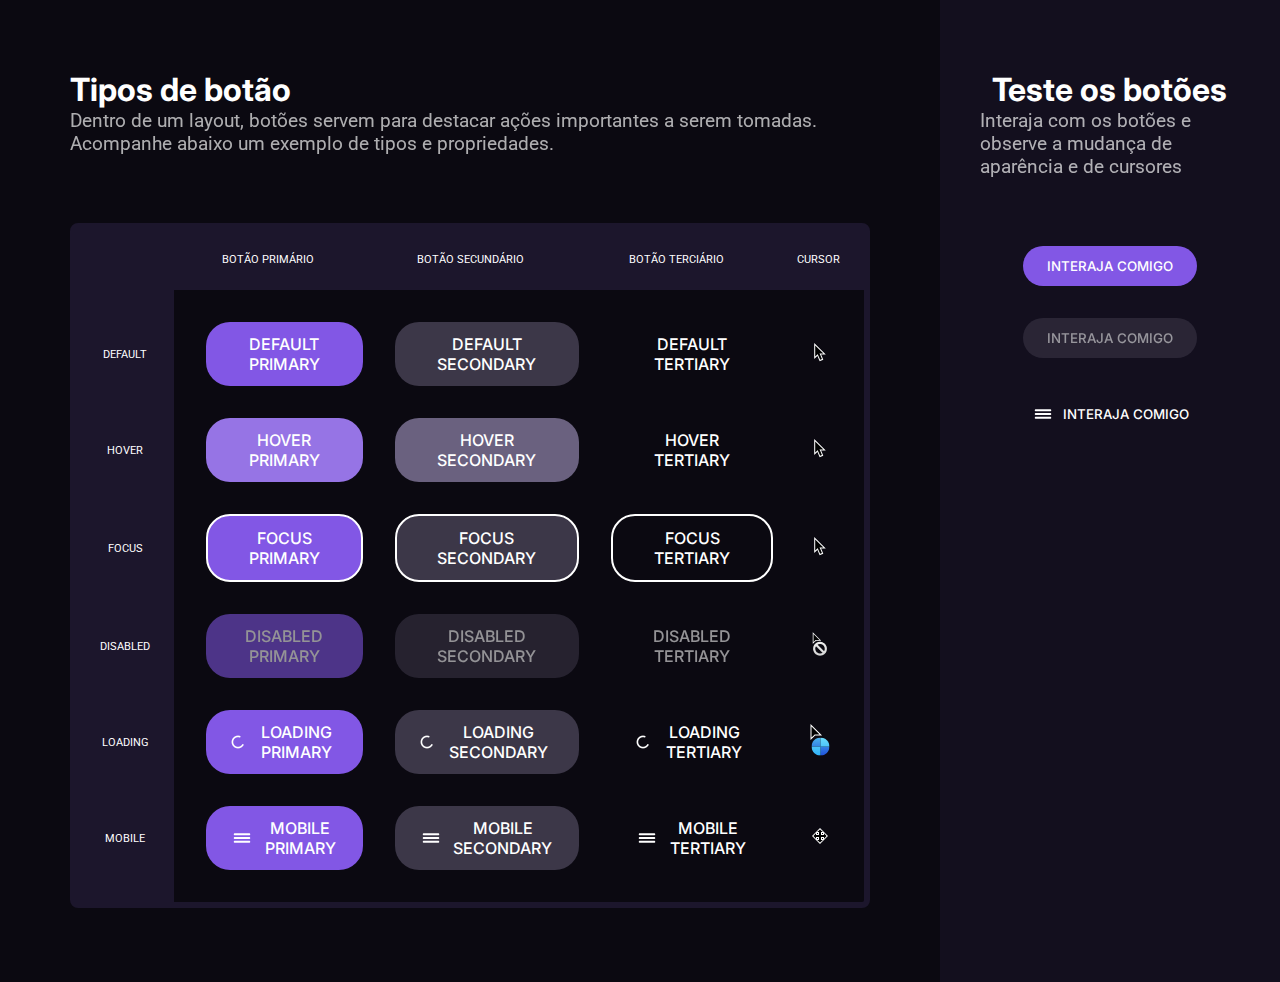
<file: 03 Botoes E Cursores/index.html>
<!DOCTYPE html>
<html lang="pt-br">
  <head>
    <meta charset="UTF-8" />
    <meta http-equiv="X-UA-Compatible" content="IE=edge" />
    <meta name="viewport" content="width=device-width, initial-scale=1.0" />
    <link rel="preconnect" href="https://fonts.googleapis.com" />
    <link rel="preconnect" href="https://fonts.gstatic.com" crossorigin />
    <link
      href="https://fonts.googleapis.com/css2?family=Inter:wght@500;700&family=Roboto&display=swap"
      rel="stylesheet"
    />
    <link rel="stylesheet" href="style.css" />
    <title>Botões e Cursores</title>
  </head>
  <body>
    <section class="types-buttons">
      <h2>Tipos de botão</h2>
      <p>
        Dentro de um layout, botões servem para destacar ações importantes a
        serem tomadas. Acompanhe abaixo um exemplo de tipos e propriedades.
      </p>
      <section class="table">
        <table>
          <tr class="table-header">
            <th></th>
            <th>BOTÃO PRIMÁRIO</th>
            <th>BOTÃO SECUNDÁRIO</th>
            <th>BOTÃO TERCIÁRIO</th>
            <th>CURSOR</th>
          </tr>

          <tr class="default">
            <th>DEFAULT</th>
            <td><div class="default-primary">DEFAULT PRIMARY</div></td>
            <td><div class="default-secondary">DEFAULT SECONDARY</div></td>
            <td><div class="default-tertiary">DEFAULT TERTIARY</div></td>
            <td><img src="img/cursor1-button.svg" alt="" /></td>
          </tr>

          <tr class="hover">
            <th>HOVER</th>
            <td><div class="hover-primary">HOVER PRIMARY</div></td>
            <td><div class="hover-secondary">HOVER SECONDARY</div></td>
            <td><div class="hover-tertiary">HOVER TERTIARY</div></td>
            <td><img src="img/cursor1-button.svg" alt="" /></td>
          </tr>

          <tr class="focus">
            <th>FOCUS</th>
            <td><div class="focus-primary">FOCUS PRIMARY</div></td>
            <td><div class="focus-secondary">FOCUS SECONDARY</div></td>
            <td><div class="focus-tertiary">FOCUS TERTIARY</div></td>
            <td><img src="img/cursor1-button.svg" alt="" /></td>
          </tr>

          <tr class="disabled">
            <th>DISABLED</th>
            <td><div class="disabled-primary">DISABLED PRIMARY</div></td>
            <td><div class="disabled-secondary">DISABLED SECONDARY</div></td>
            <td><div class="disabled-tertiary">DISABLED TERTIARY</div></td>
            <td><img src="img/cursor-disable.png" alt="" /></td>
          </tr>

          <tr class="loading">
            <th>LOADING</th>
            <td>
              <div class="loading-primary">
                <img src="img/loading-button.png" alt="" />LOADING PRIMARY
              </div>
            </td>
            <td>
              <div class="loading-secondary">
                <img src="img/loading-button.png" alt="" />LOADING SECONDARY
              </div>
            </td>
            <td>
              <div class="loading-tertiary">
                <img src="img/loading-button.png" alt="" />LOADING TERTIARY
              </div>
            </td>
            <td><img src="img/cursor-loading.svg" alt="" /></td>
          </tr>

          <tr class="mobile">
            <th>MOBILE</th>
            <td>
              <div class="mobile-primary">
                <img src="img/mobile-button.svg" alt="" />MOBILE PRIMARY
              </div>
            </td>
            <td>
              <div class="mobile-secondary">
                <img src="img/mobile-button.svg" alt="" />MOBILE SECONDARY
              </div>
            </td>
            <td>
              <div class="mobile-tertiary">
                <img src="img/mobile-button.svg" alt="" />MOBILE TERTIARY
              </div>
            </td>
            <td><img src="img/cursor-mobile.svg" alt="" /></td>
          </tr>
        </table>
      </section>
    </section>

    <section class="button-test">
      <h2>Teste os botões</h2>
      <p>
        Interaja com os botões e observe a mudança de aparência e de cursores
      </p>
      <button class="button-primary">INTERAJA COMIGO</button>
      <button class="button-secondary" disabled>INTERAJA COMIGO</button>
      <button class="button-tertiary">
        <img src="img/mobile-button.svg" alt="" />INTERAJA COMIGO
      </button>
    </section>
  </body>
</html>
</file>
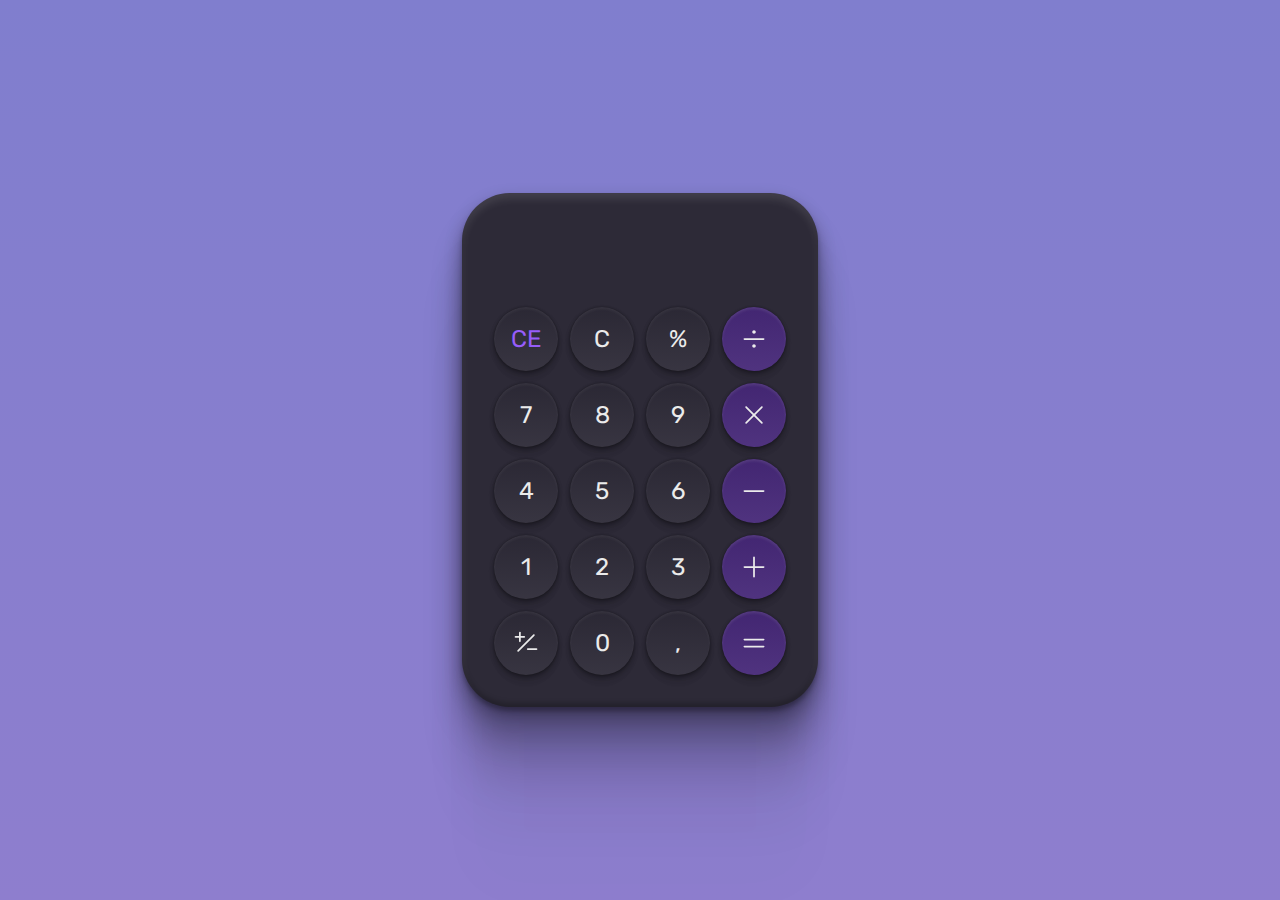
<file: 05 Calculadora/index.html>
<!DOCTYPE html>
<html lang="pt-br">
  <head>
    <meta charset="UTF-8" />
    <meta name="viewport" content="width=device-width, initial-scale=1.0" />
    <link rel="preconnect" href="https://fonts.googleapis.com" />
    <link rel="preconnect" href="https://fonts.gstatic.com" crossorigin />
    <link
      href="https://fonts.googleapis.com/css2?family=Rubik&display=swap"
      rel="stylesheet"
    />
    <link rel="stylesheet" href="style.css" />
    <title>Calculadora</title>
  </head>
  <body>
    <section class="calculadora">
      <div class="header">
        <p class="historico"></p>
        <div class="conta">
          <p class="sinal"></p>
          <p class="numero"></p>
        </div>
      </div>

      <div class="teclado">
        <div class="teclas">
          <button type="submit" class="ce" onclick="limpar()">CE</button>
          <button type="submit" onclick="limparTudo()">C</button>
          <button type="submit" onclick="porcento()">%</button>
          <button type="submit" class="operacao" onclick="calcular('/')">
            <img src="./img/divisao.svg" alt="" />
          </button>
        </div>
        <div class="teclas">
          <button type="submit" onclick="botao(7)">7</button>
          <button type="submit" onclick="botao(8)">8</button>
          <button type="submit" onclick="botao(9)">9</button>
          <button type="submit" class="operacao" onclick="calcular('*')">
            <img src="./img/multiplicacao.svg" alt="" />
          </button>
        </div>

        <div class="teclas">
          <button type="submit" onclick="botao(4)">4</button>
          <button type="submit" onclick="botao(5)">5</button>
          <button type="submit" onclick="botao(6)">6</button>
          <button type="submit" class="operacao" onclick="calcular('-')">
            <img src="./img/subtracao.svg" alt="" />
          </button>
        </div>

        <div class="teclas">
          <button type="submit" onclick="botao(1)">1</button>
          <button type="submit" onclick="botao(2)">2</button>
          <button type="submit" onclick="botao(3)">3</button>
          <button type="submit" class="operacao" onclick="calcular('+')">
            <img src="./img/soma.svg" alt="" />
          </button>
        </div>

        <div class="teclas">
          <button type="submit" onclick="inverter()">
            <img src="./img/menos-e-mais.svg" alt="" />
          </button>
          <button type="submit" onclick="botao(0)">0</button>
          <button type="submit" onclick="decimal()">,</button>
          <button type="submit" class="operacao">
            <img src="./img/igual.svg" alt="" onclick="igual()" />
          </button>
        </div>
      </div>
    </section>
    <script src="script.js"></script>
  </body>
</html>
</file>
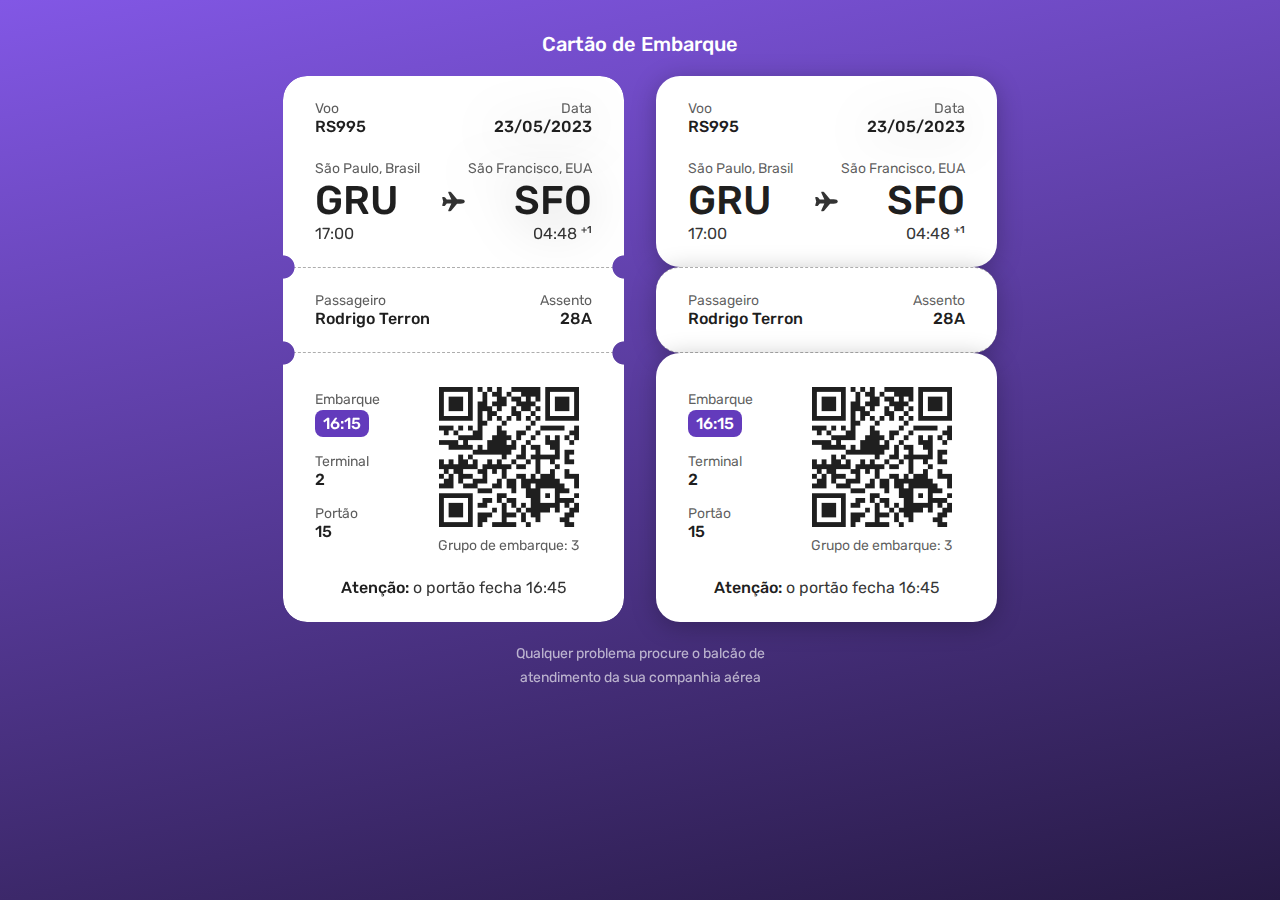
<file: 06 Cartao De Embarque/index.html>
<!DOCTYPE html>
<html lang="pt-br">
  <head>
    <meta charset="UTF-8" />
    <meta name="viewport" content="width=device-width, initial-scale=1.0" />
    <link rel="preconnect" href="https://fonts.googleapis.com" />
    <link rel="preconnect" href="https://fonts.gstatic.com" crossorigin />
    <link
      href="https://fonts.googleapis.com/css2?family=Rubik:wght@400;500&display=swap"
      rel="stylesheet"
    />
    <link rel="stylesheet" href="style.css" />
    <title>Cartão de embarque</title>
  </head>
  <body>
    <header>
      <h1>Cartão de Embarque</h1>
    </header>
    <main>
      <section class="cartao-um">
        <div class="top">
          <div class="voo-info-header">
            <div>
              <p>Voo</p>
              <strong>RS995</strong>
            </div>
            <div class="text-right">
              <p>Data</p>
              <strong>23/05/2023</strong>
            </div>
          </div>
          <div class="voo-info">
            <div class="embarque">
              <p>São Paulo, Brasil</p>
              <strong>GRU</strong>
              <time>17:00</time>
            </div>
            <div class="aviao">
              <img src="./img/airplane.svg" alt="ícone de um avião" />
            </div>
            <div class="desembarque text-right">
              <p>São Francisco, EUA</p>
              <strong>SFO</strong>
              <time>04:48 <sup>+1</sup></time>
            </div>
          </div>
        </div>
        <div class="middle">
          <div class="nome">
            <p>Passageiro</p>
            <strong>Rodrigo Terron</strong>
          </div>
          <div class="cadeira">
            <p>Assento</p>
            <strong>28A</strong>
          </div>
        </div>
        <div class="bottom">
          <div class="container-bottom">
            <dl>
              <dt>
                <p>Embarque</p>
                <time>16:15</time>
              </dt>
              <dt>
                <p>Terminal</p>
                <strong>2</strong>
              </dt>
              <dt>
                <p>Portão</p>
                <strong>15</strong>
              </dt>
            </dl>

            <div class="qrcode">
              <img src="./img/qr-code.png" alt="imagem de um qrcode" />
              <p>Grupo de embarque: 3</p>
            </div>
          </div>
          <p><strong>Atenção:</strong> o portão fecha 16:45</p>
        </div>
      </section>
      <section class="cartao-dois">
        <div class="top">
          <div class="voo-info-header">
            <div>
              <p>Voo</p>
              <strong>RS995</strong>
            </div>
            <div class="text-right">
              <p>Data</p>
              <strong>23/05/2023</strong>
            </div>
          </div>
          <div class="voo-info">
            <div class="embarque">
              <p>São Paulo, Brasil</p>
              <strong>GRU</strong>
              <time>17:00</time>
            </div>
            <div class="aviao">
              <img src="./img/airplane.svg" alt="ícone de um avião" />
            </div>
            <div class="desembarque">
              <p>São Francisco, EUA</p>
              <strong>SFO</strong>
              <time>04:48 <sup>+1</sup></time>
            </div>
          </div>
        </div>
        <div class="middle">
          <div class="nome">
            <p>Passageiro</p>
            <strong>Rodrigo Terron</strong>
          </div>
          <div class="cadeira">
            <p>Assento</p>
            <strong>28A</strong>
          </div>
        </div>
        <div class="bottom">
          <div class="container-bottom">
            <dl>
              <dt>
                <p>Embarque</p>
                <time>16:15</time>
              </dt>
              <dt>
                <p>Terminal</p>
                <strong>2</strong>
              </dt>
              <dt>
                <p>Portão</p>
                <strong>15</strong>
              </dt>
            </dl>

            <div class="qrcode">
              <img src="./img/qr-code.png" alt="imagem de um qrcode" />
              <p>Grupo de embarque: 3</p>
            </div>
          </div>
          <p><strong>Atenção:</strong> o portão fecha 16:45</p>
        </div>
      </section>
    </main>
    <footer>
      Qualquer problema procure o balcão de atendimento da sua companhia aérea
    </footer>
  </body>
</html>
</file>
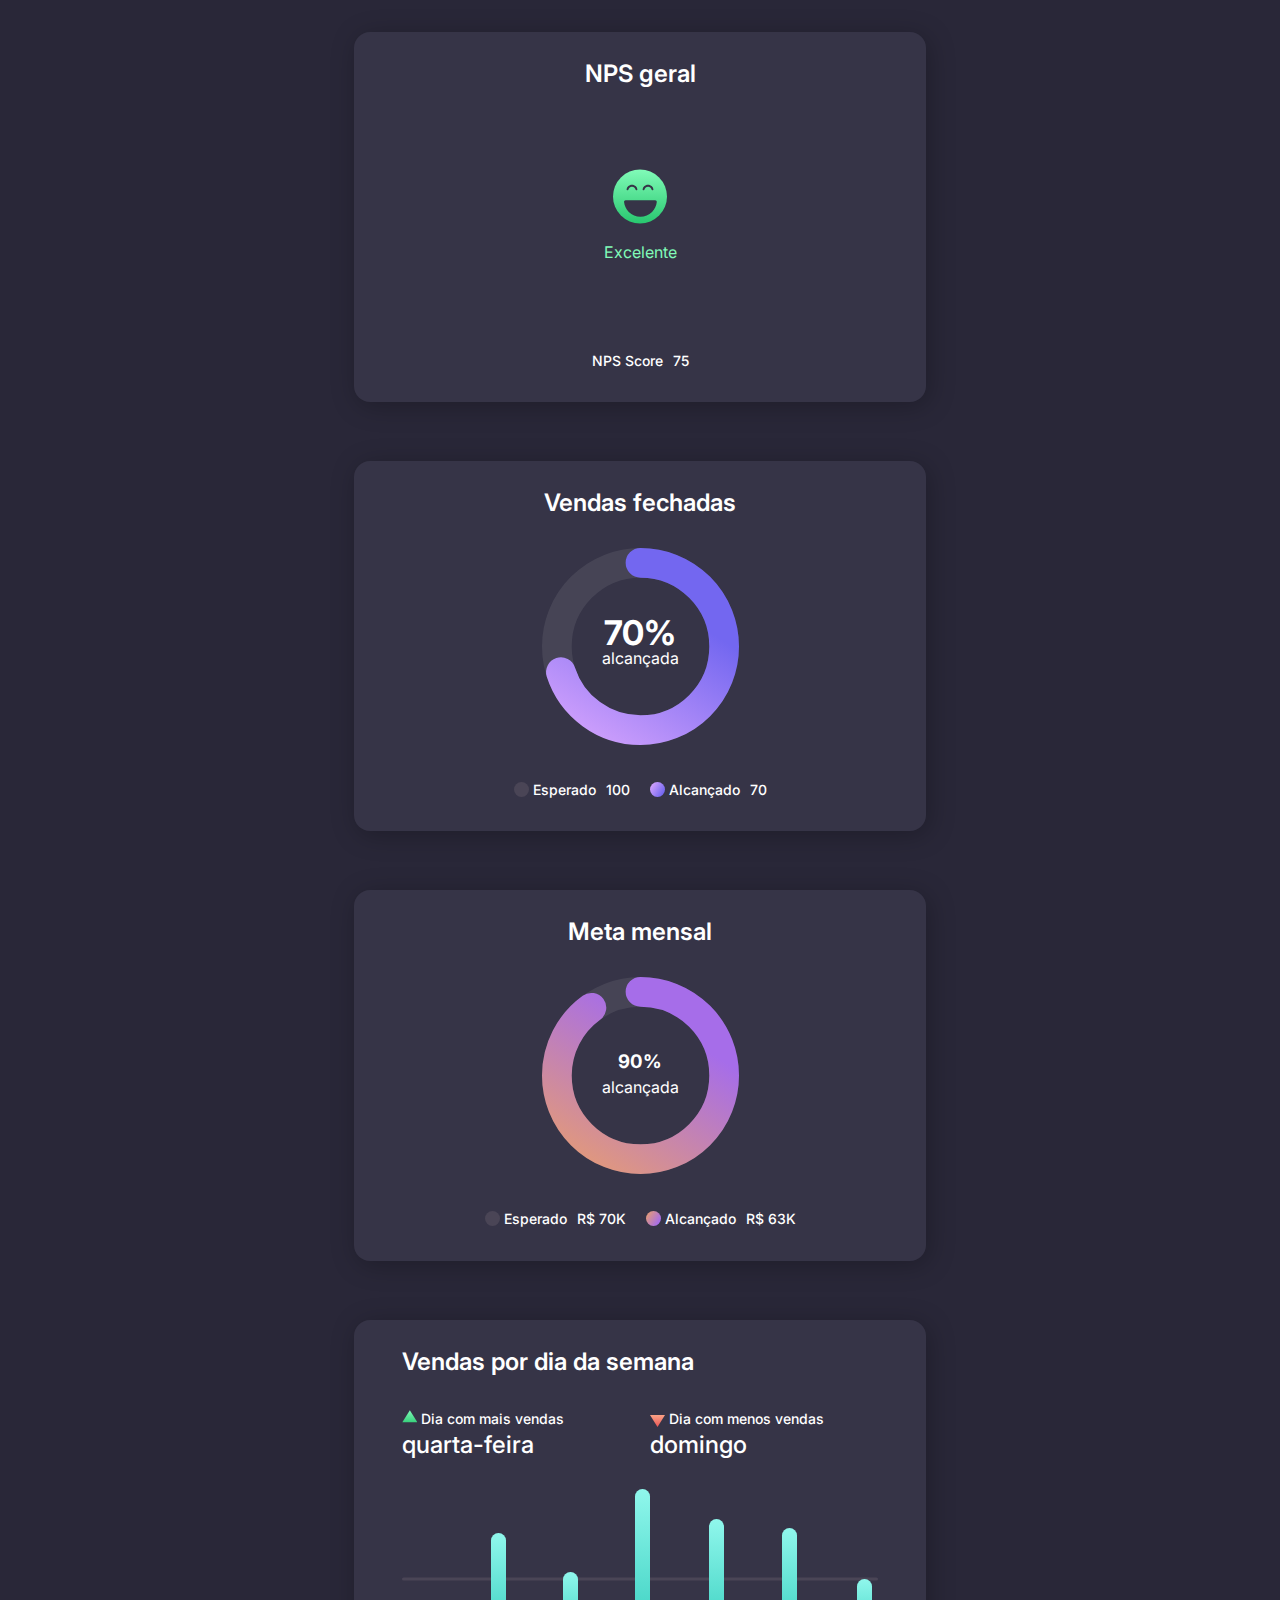
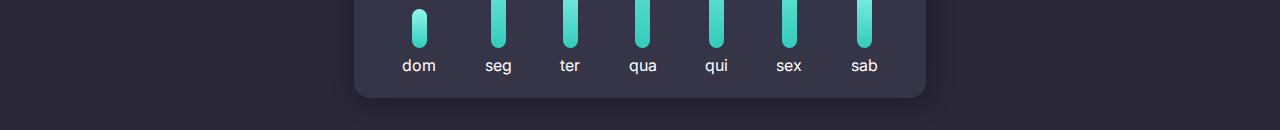
<file: 08 Dashboard/index.html>
<!DOCTYPE html>
<html lang="pt-br">
  <head>
    <meta charset="UTF-8" />
    <meta name="viewport" content="width=device-width, initial-scale=1.0" />
    <link rel="preconnect" href="https://fonts.googleapis.com" />
    <link rel="preconnect" href="https://fonts.gstatic.com" crossorigin />
    <link
      href="https://fonts.googleapis.com/css2?family=Inter:wght@400;500;700&display=swap"
      rel="stylesheet"
    />
    <link rel="stylesheet" href="style.css" />
    <title>Dashboard</title>
  </head>
  <body>
    <main class="app">
      <div class="nps">
        <div class="nps-top">NPS geral</div>
        <div class="nps-middle">
          <img src="./assets/smile.svg" alt="bolinha verde sorrindo" />
          Excelente
        </div>
        <div class="nps-bottom">
          <span>NPS Score</span>
          <span>75</span>
        </div>
      </div>

      <div class="sell">
        <div class="sell-top">Vendas fechadas</div>
        <div class="sell-middle">
          <svg viewBox="0 0 232 232" style="--percentage: 70">
            <circle cx="50%" cy="50%" r="98.5" opacity="0.1" stroke="#D9D9D9" />
            <circle
              cx="50%"
              cy="50%"
              r="98.5"
              stroke="url(#paint0_linear_201_85)"
            />
            <defs>
              <linearGradient
                id="paint0_linear_201_85"
                x1="-9"
                y1="82"
                x2="145"
                y2="178"
                gradientUnits="userSpaceOnUse"
              >
                <stop stop-color="#CE9FFC" />
                <stop offset="1" stop-color="#7367F0" />
              </linearGradient>
            </defs>
          </svg>
          <div class="sell-content">
            <h3>70%</h3>
            <p>alcançada</p>
          </div>
        </div>
        <div class="sell-bottom">
          <div class="sell-item-um">
            <span>Esperado</span>
            <span>100</span>
          </div>
          <div class="sell-item-dois">
            <span>Alcançado</span>
            <span>70</span>
          </div>
        </div>
      </div>

      <div class="target">
        <div class="target-top">Meta mensal</div>
        <div class="target-middle">
          <svg viewBox="0 0 232 232" style="--percentage: 90">
            <circle cx="50%" cy="50%" r="98.5" opacity="0.1" stroke="#D9D9D9" />
            <circle
              cx="50%"
              cy="50%"
              r="98.5"
              stroke="url(#paint0_linear_201_104)"
            />
            <defs>
              <linearGradient
                id="paint0_linear_201_104"
                x1="0.5"
                y1="82"
                x2="154.842"
                y2="178.702"
                gradientUnits="userSpaceOnUse"
              >
                <stop stop-color="#DF9780" />
                <stop offset="1" stop-color="#A66DE9" />
              </linearGradient>
            </defs>
          </svg>
          <div class="target-content">
            <h3>90%</h3>
            <p>alcançada</p>
          </div>
        </div>
        <div class="target-bottom">
          <div class="target-item-um">
            <span>Esperado</span>
            <span>R$ 70K</span>
          </div>
          <div class="target-item-dois">
            <span>Alcançado</span>
            <span>R$ 63K</span>
          </div>
        </div>
      </div>

      <div class="week">
        <div class="week-top">Vendas por dia da semana</div>

        <div class="wrapper">
          <div class="left">
            <div class="most-sell">
              <span>Dia com mais vendas</span>
              quarta-feira
            </div>
            <div class="less-sell">
              <span>Dia com menos vendas</span>
              domingo
            </div>
          </div>
          <div class="right">
            <div class="bars">
              <div class="bar-wrapper">
                <div class="bar" style="--height: 3.9rem"></div>
                <span>dom</span>
              </div>
              <div class="bar-wrapper">
                <div class="bar" style="--height: 11.5rem"></div>
                <span>seg</span>
              </div>
              <div class="bar-wrapper">
                <div class="bar" style="--height: 7.6rem"></div>
                <span>ter</span>
              </div>
              <div class="bar-wrapper">
                <div class="bar" style="--height: 15.9rem"></div>
                <span>qua</span>
              </div>
              <div class="bar-wrapper">
                <div class="bar" style="--height: 12.9rem"></div>
                <span>qui</span>
              </div>
              <div class="bar-wrapper">
                <div class="bar" style="--height: 12rem"></div>
                <span>sex</span>
              </div>
              <div class="bar-wrapper">
                <div class="bar" style="--height: 6.9rem"></div>
                <span>sab</span>
              </div>
            </div>
          </div>
        </div>
      </div>
    </main>
  </body>
</html>
</file>
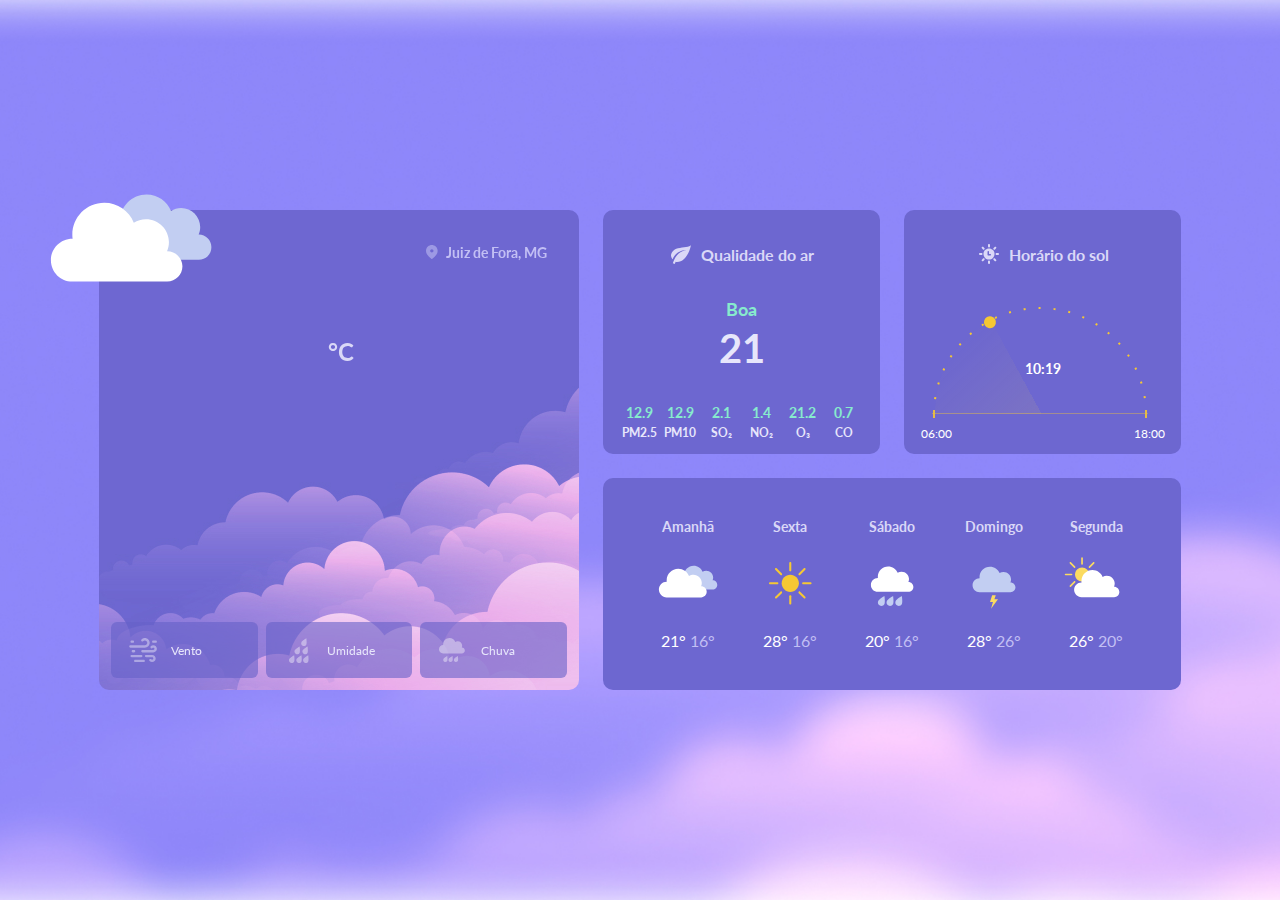
<file: 10 Pagina de Clima/index.html>
<!DOCTYPE html>
<html lang="pt-br">
  <head>
    <meta charset="UTF-8" />
    <meta name="viewport" content="width=device-width, initial-scale=1.0" />
    <link rel="preconnect" href="https://fonts.googleapis.com" />
    <link rel="preconnect" href="https://fonts.gstatic.com" crossorigin />
    <link
      href="https://fonts.googleapis.com/css2?family=Lato:wght@400;700&display=swap"
      rel="stylesheet"
    />
    <link rel="stylesheet" href="style.css" />
    <title>Página de clima</title>
  </head>
  <body>
    <main>
      <section class="temperature-now">
        <div class="location">
          <img src="./assets/pin.svg" alt="icone de localizacao" />
          <strong>Juiz de Fora, MG</strong>
        </div>
        <div class="temp">
          <div class="number">
            <span id="temperatura"></span>
            <div class="maxmin" id="maxmin"><b></b> <span></span></div>
          </div>
          <div class="celsius">°C</div>
        </div>
        <div class="statistics">
          <div class="stats">
            <img src="./assets/temp-wind.svg" alt="icone de vento" />
            <div class="info">
              <p>Vento</p>
              <h5 id="vento"></h5>
            </div>
          </div>
          <div class="stats">
            <img src="./assets/temp-humidity.svg" alt="icone de umidade" />
            <div class="info">
              <p>Umidade</p>
              <h5 id="umidade"></h5>
            </div>
          </div>
          <div class="stats">
            <img src="./assets/temp-rain.svg" alt="icone de chuva" />
            <div class="info">
              <p>Chuva</p>
              <h5 id="chuva"></h5>
            </div>
          </div>
        </div>
      </section>

      <section class="air-quality">
        <h2 class="title">
          <img src="./assets/leaf.svg" alt="icone de folha de árvore" />
          Qualidade do ar
        </h2>

        <p class="good">Boa</p>
        <p class="number">21</p>

        <div class="info">
          <div class="number">
            <p>12.9</p>
            <small>PM2.5</small>
          </div>
          <div class="number">
            <p>12.9</p>
            <small>PM10</small>
          </div>
          <div class="number">
            <p>2.1</p>
            <small>SO₂</small>
          </div>
          <div class="number">
            <p>1.4</p>
            <small>NO₂</small>
          </div>
          <div class="number">
            <p>21.2</p>
            <small>O₃</small>
          </div>
          <div class="number">
            <p>0.7</p>
            <small>CO</small>
          </div>
        </div>
      </section>

      <section class="sun-time">
        <h2 class="title">
          <img
            src="./assets/sun-time.svg"
            alt="icone de um sol com um relógio dentro"
          />
          Horário do sol
        </h2>
        <div class="sun-chart-wrapper">
          <div class="sun-chart" id="sun-chart">
            <div class="chart" id="chart">
              <img
                src="./assets/sun-chart.svg"
                alt="imagem de um gráfico semi circulo com traços"
              />
            </div>
            <time class="now" id="now">17:48</time>
          </div>
        </div>
        <div class="time">
          <time class="sunrise">06:00</time>
          <time class="sunset">18:00</time>
        </div>
      </section>

      <section class="week-weather">
        <div class="day">
          <h4 class="title">Amanhã</h4>
          <img src="./assets/weather-clouds.svg" alt="" />
          <p class="maxmin">21° <span>16°</span></p>
        </div>

        <div class="day">
          <h4 class="title">Sexta</h4>
          <img src="./assets/weather-sun.svg" alt="" />
          <p class="maxmin">28° <span>16°</span></p>
        </div>

        <div class="day">
          <h4 class="title">Sábado</h4>
          <img src="./assets/weather-rain.svg" alt="" />
          <p class="maxmin">20° <span>16°</span></p>
        </div>

        <div class="day">
          <h4 class="title">Domingo</h4>
          <img src="./assets/weather-thunder.svg" alt="" />
          <p class="maxmin">28° <span>26°</span></p>
        </div>

        <div class="day">
          <h4 class="title">Segunda</h4>
          <img src="./assets/weather-cloudy.svg" alt="" />
          <p class="maxmin">26° <span>20°</span></p>
        </div>
      </section>
    </main>
    <script src="./script.js"></script>
  </body>
</html>
</file>
<file: 03 Botoes E Cursores/style.css>
*{
  padding: 0;
  margin: 0;
  box-sizing: border-box;
}

body{
  display: flex;
  justify-content: center;
  background-color: #1E1E1E;
}

h2{
  font-family: 'Inter', sans-serif;
  font-size: 32px;
  color: white;
}

p{
  font-family: 'Roboto', sans-serif;
  font-size: 19px;
  opacity: 0.67;
  color: white;
}

div{
  padding: 12px 24px;
  border-radius: 24px;
  font-family: 'Inter', sans-serif;
  font-weight: 500;
  display: flex;
  align-items: center;
  justify-content: center;
}

div img{
  margin-right: 8px;
}

.types-buttons{
  background: #0B0911;
  padding: 70px;
}

.types-buttons p {
  max-width: 750px;
}

.table{
  border: 6px solid #1C162C;
  border-radius: 8px;
  margin-top: 68px;
  display: inline-block;
}

table{
  border-collapse:collapse;
}

table tr th{
  background: #1C162C;
  color: white;
  font-size: 11px;
  font-weight:400;
  font-family: 'Roboto', sans-serif;
}

table tr td{
  color: white;
  text-align: center;
  padding-top: 32px;
  padding-left: 32px;
}

table tr td > img{
  padding-right: 28px;
}

.table-header th{
  padding: 24px;
}

.default th, .hover th, .focus th, .disabled th, .loading th{
  padding-top: 32px;
  padding-inline: 24px;
}

/**/
.default-primary{
  background: #8257E5;
}

.default-secondary{
  background: #3C3748;
}
/**/

.hover-primary{
  background: #9674E5;
}

.hover-secondary{
  background: #6A617F;
}
/**/

.focus-primary{
  background: #8257E5;
  border: 2px solid white;
}

.focus-secondary{
  background: #3C3748;
  border: 2px solid white;
}

.focus-tertiary{
  border: 2px solid white;
}
/**/

.disabled-primary{
  background: #8257E5;
  opacity: 0.56;
}

.disabled-secondary{
  background: #3C3748;
  opacity: 0.56;
}

.disabled-tertiary{
  opacity: 0.56;
}
/**/

.loading-primary{
  background: #8257E5;
}

.loading-secondary{
  background: #3C3748;
}
/**/

.mobile-primary{
  background: #8257E5;
  margin-bottom: 32px;
}

.mobile-secondary{
  background: #3C3748;
  margin-bottom: 32px;
}

.mobile-tertiary{
  margin-bottom: 32px;
}

.mobile td > img{
  margin-bottom: 32px;
}
/*---*/

.button-test{
  background: #130F1E;
  padding: 70px 40px;
  display: flex;
  flex-direction: column;
  align-items: center;
}

.button-test p{
  max-width: 320px;
}

button{
  color: white;
  padding: 12px 24px;
  border-radius: 24px;
  font-family: 'Inter', sans-serif;
  font-weight: 500;
  display: flex;
  align-items: center;
  justify-content: center;
}

.button-primary{
  background: #8257E5;
  margin-top: 68px;
  border: none;
}

.button-secondary{
  background: #3C3748;
  margin-top: 32px;
  opacity: 0.56;
  cursor: disable;
  border: none;
}

.button-tertiary{
  background: transparent;
  border: none;
  cursor:move;
  margin-top: 32px;
}

.button-tertiary img{
  margin-right: 8px;
}

@media screen and (max-width: 1215px) {
  body{
    flex-direction: column;
  }
}
</file>
<file: 05 Calculadora/style.css>
*{
  padding: 0;
  margin: 0;
  box-sizing: border-box;
  font-family: 'Rubik', sans-serif;
  -webkit-font-smoothing: antialiased;
  -moz-osx-font-smoothing: grayscale;
}

body{
  background: linear-gradient(180deg, #807ECE 0%, #8E7ECE 100%);
  display: flex;
  justify-content: center;
  align-items: center;
  height: 100vh;
}

.calculadora{
  background: #2D2A37;
  box-shadow: 0px 4px 4px rgba(0, 0, 0, 0.25), 0px 188px 52px rgba(0, 0, 0, 0.01), 0px 120px 48px rgba(0, 0, 0, 0.04), 0px 68px 41px rgba(0, 0, 0, 0.15), 0px 30px 30px rgba(0, 0, 0, 0.26), 0px 8px 17px rgba(0, 0, 0, 0.29), inset 0px 6px 8px rgba(255, 255, 255, 0.1), inset 0px -4px 5px rgba(0, 0, 0, 0.22);
  border-radius: 48px;
  padding: 54px 32px 32px 32px;
}

.header{
  padding-inline: 20px;
}

.historico{
  text-align: end;
  color: #6B6B6B;
  font-size: 20px;
}

.conta{
  display: flex;
  align-items: center;
  justify-content: space-between;
  margin-top: 16px;
}

.sinal{
  color: #6B6B6B;
  font-size: 20px;
}

.numero{
  color: #EBEBEB;
  font-size: 24px;
}

.teclado{
  margin-top: 32px;
  display: flex;
  flex-direction: column;
}

.teclas{
  display: flex;
  gap: 12px;
  margin-top: 12px;
}

button{
  background: linear-gradient(180deg, rgba(0, 0, 0, 0.05) 0%, rgba(255, 255, 255, 0.05) 100%), #2D2A37;
  box-shadow: 0px 11px 7px rgba(0, 0, 0, 0.01), 0px 7px 7px rgba(0, 0, 0, 0.04), 0px 4px 6px rgba(0, 0, 0, 0.1), 0px 2px 4px rgba(0, 0, 0, 0.26), 0px 0px 2px rgba(0, 0, 0, 0.29), inset 0px 2px 3px rgba(255, 255, 255, 0.06);
  width: 64px;
  height: 64px;
  border-radius: 50%;
  display: flex;
  align-items: center;
  justify-content: center;
  font-size: 24px;
  color: #EBEBEB;
  cursor: pointer;
  border: none;
}

button:hover{
  filter: brightness(1.5);
}

.ce{
  color: #975DFA;
}

.operacao{
  background: linear-gradient(180deg, rgba(0, 0, 0, 0.05) 0.01%, rgba(255, 255, 255, 0.05) 100%), #462878;
  box-shadow: 0px 11px 7px rgba(0, 0, 0, 0.01), 0px 7px 7px rgba(0, 0, 0, 0.04), 0px 4px 6px rgba(0, 0, 0, 0.1), 0px 2px 4px rgba(0, 0, 0, 0.26), 0px 0px 2px rgba(0, 0, 0, 0.29), inset 0px 2px 3px rgba(255, 255, 255, 0.1);
}
</file>
<file: 06 Cartao De Embarque/style.css>
* {
  margin: 0;
  padding: 0;
  box-sizing: border-box;
  -webkit-font-smoothing: antialiased;
  -moz-osx-font-smoothing: grayscale;
}

:root {
  font-size: 62.5%;
}

body{
  font-size: 1.6rem;
  font-family: "Rubik", sans-serif;
  background: linear-gradient(167.96deg, #8257e5 0%, #271a45 100%) no-repeat fixed;
  padding: 32px;
}

header{
  text-align: center;
}

h1, strong{
  font-weight: 500;
}

h1{
  font-size: 2rem;
  line-height: 2.4rem;
  color: white;
  text-align: center;
}

p {
  color: rgba(0, 0, 0, 0.64);
  font-size: 1.4rem;
  line-height: 1.7rem;
}

strong {
  font-size: 1.6rem;
  line-height: 1.9rem;
  color: rgba(0, 0, 0, 0.88);
}

main{
  margin-top: 20px;
  display: flex;
  justify-content: center;
  flex-wrap: wrap;
  margin-inline: auto;
  gap: 32px;
}

.top, .middle, .bottom{
  padding: 2.4rem 3.2rem;
  box-shadow: 0px 4px 24px rgba(0, 0, 0, 0.25);
  background-color: white;
  -webkit-mask: var(--mask);
  mask: var(--mask);
}

.top{
  background: white;
  display: flex;
  flex-direction: column;
  gap: 2.4rem;
}

.cartao-um .top{
  border-radius: 2.4rem 2.4rem 0 0;
  --mask: radial-gradient(1.2rem at 1.2rem bottom, #0000 93%, black) -1.2rem;
  -webkit-mask-repeat: repeat-x;
  mask-repeat: repeat-x;
}

.cartao-dois .top{
  border-radius: 2.4rem;
}

.voo-info-header{
  display: grid;
  grid-auto-flow: column;
}

.text-right {
  filter: drop-shadow(0px 4px 24px rgba(0, 0, 0, 0.25));
  text-align: right;
}

.voo-info{
  display: grid;
  grid-auto-flow: column;
}

.embarque, .desembarque{
  display: grid;
  width: 12.6rem;
}

.embarque strong, .desembarque strong{
  font-size: 4rem;
  line-height: 4.7rem;
}

.desembarque{
  text-align: right;
}

.aviao{
  display: grid;
  align-self: center;
}

.top time{
  color: rgba(0, 0, 0, 0.8);
}

.top time sup {
  font-weight: 500;
  font-size: 1rem;
  line-height: 1.2rem;
}

.middle{
  border: 1px dashed rgba(0, 0, 0, 0.32);
  border-left: 0;
  border-right: 0;
  display: grid;
  grid-auto-flow: column;
}

.cartao-um .middle{
  --mask: radial-gradient(1.2rem at 1.2rem 1.2rem, #0000 93%, black) -1.2rem -1.2rem;
}

.cartao-dois .middle{
  border-radius: 2.4rem;
}

.cadeira{
  text-align: right;
}

.cartao-um .bottom{
  border-radius: 0 0 2.4rem 2.4rem;
  --mask: radial-gradient(1.2rem at 1.2rem top, #0000 93%, black) -1.2rem;
  -webkit-mask-repeat: repeat-x;
  mask-repeat: repeat-x;
}

.cartao-dois .bottom{
  border-radius: 2.4rem;
}

.container-bottom{
  display: grid;
  grid-auto-flow: column;
}

.bottom, .container-bottom{
  align-items: center;
  gap: 0.8rem;
}

dl{
  display: grid;
  gap: 1.6rem;
  min-width: 9.5rem;
}

dl time{
  color: white;
  font-weight: 500;
  font-size: 1.6rem;
  line-height: 1.9rem;
  background: #633bbc;
  border-radius: 0.8rem;
  padding: 0.4rem 0.8rem;
  display: inline-block;
  margin-top: 0.2rem;
}

.qrcode{
  display: grid;
  justify-items: center;
}

.bottom > p{
  text-align: center;
  margin-top: 2.4rem;
  font-size: 1.6rem;
  line-height: 2rem;
  color: rgba(0, 0, 0, 0.8);
}

footer{
  font-size: 1.4rem;
  line-height: 2.4rem;
  color: white;
  opacity: 0.64;
  width: 27rem;
  text-align: center;
  margin: 2rem auto;
}
</file>
<file: 08 Dashboard/style.css>
* {
  margin: 0;
  padding: 0;
  box-sizing: border-box;
  -webkit-font-smoothing: antialiased;
  -moz-osx-font-smoothing: grayscale;
}

:root {
  font-size: 62.5%;
}

body {
  font-family: 'Inter', sans-serif;
  font-size: 1.6rem;
  background: #292738;
}

.app{
  display: grid;
  column-gap: 3.2rem;
  row-gap: 5.9rem;
  width: fit-content;
  min-height: 100vh;
  height: fit-content;
  margin: auto;
  place-content: center;
  padding: 3.2rem;
}

.nps{
  display: grid;
  padding: 2.9rem 4.8rem;
  background: #363447;
  box-shadow: 0.3rem 0.4rem 2.6rem rgba(0, 0, 0, 0.25);
  border-radius: 1.6rem;
  color: white;
  line-height: 160%;
  gap: 3.2rem;
}

.nps-top{
  font-weight: 600;
  font-size: 2.4rem;
  text-align: center;
}

.nps-middle{
  display: grid;
  place-content: center;
  position: relative;
  height: 19.7rem;
  justify-items: center;
  gap: 1.6rem;
  color: #81fbb8;
}

.nps-bottom{
  display: flex;
  justify-content: center;
  margin-top: auto;
  font-weight: 500;
  font-size: 1.4rem;
  gap: 1rem;
}

.sell{
  display: grid;
  padding: 2.9rem 4.8rem;
  background: #363447;
  box-shadow: 0.3rem 0.4rem 2.6rem rgba(0, 0, 0, 0.25);
  border-radius: 1.6rem;
  color: white;
  line-height: 160%;
  gap: 3.2rem;
}

.sell-top{
  font-weight: 600;
  font-size: 2.4rem;
  text-align: center;
}

.sell-middle{
  display: grid;
  place-content: center;
  position: relative;
}

.sell-content{
  position: absolute;
  top: 50%;
  left: 50%;
  transform: translate(-50%, -50%);
  text-align: center;
}

.sell-content h3{
  font-size: 3.4rem;
}

.sell-bottom{
  display: flex;
  gap: 2rem;
  justify-content: center;
  margin-top: auto;
  font-weight: 500;
  font-size: 1.4rem;
}

.sell-item-um, .sell-item-dois{
  display: flex;
  align-items: center;
  gap: 1rem;
}

.sell-item-um span:nth-child(1), .sell-item-dois span:nth-child(1) {
  display: flex;
  align-items: center;
  gap: 0.4rem;
}

.sell-item-um span:nth-child(1)::before, .sell-item-dois span:nth-child(1)::before {
  content: "";
  width: 1.5rem;
  height: 1.5rem;
  display: block;
  background: #4a4556;
  border-radius: 99.9rem;
}

.sell-item-dois span:nth-child(1)::before{
  background: linear-gradient(121.94deg, #ce9ffc 15.98%, #7367f0 82.85%);
}

.target{
  display: grid;
  padding: 2.9rem 4.8rem;
  background: #363447;
  box-shadow: 0.3rem 0.4rem 2.6rem rgba(0, 0, 0, 0.25);border-radius: 1.6rem;
  color: white;
  line-height: 160%;
  gap: 3.2rem;
}

.target-top{
  font-weight: 600;
  font-size: 2.4rem;
  text-align: center;
}

.target-middle{
  display: grid;
  place-content: center;
  position: relative;
}

.target-content{
  position: absolute;
  top: 50%;
  left: 50%;
  transform: translate(-50%, -50%);
  text-align: center;
}

.target-bottom{
  display: flex;
  gap: 2rem;
  justify-content: center;
  margin-top: auto;
  font-weight: 500;
  font-size: 1.4rem;
}

.target-bottom div{
  display: flex;
  align-items: center;
  gap: 1rem;
}

.target-item-um, .target-item-dois{
  display: flex;
  align-items: center;
  gap: 1rem;
}

.target-item-um span:nth-child(1), .target-item-dois span:nth-child(1){
  display: flex;
  align-items: center;
  gap: 0.4rem;
}

.target-item-um span:nth-child(1)::before, .target-item-dois span:nth-child(1)::before{
  content: "";
  width: 1.5rem;
  height: 1.5rem;
  display: block;
  background: #4a4556;
  border-radius: 99.9rem;
}

.target-item-dois span:nth-child(1)::before{
  background: linear-gradient(121.94deg,#df9780 15.98%,#a66de9 82.85%);
}

svg {
  --percentage: 0;
  width: 19.7rem;
  height: 19.7rem;
  transform: rotate(-90deg);
}

svg circle {
  stroke-dasharray: 618;
  stroke-dashoffset: 618;
  stroke-width: 35;
  fill: none;
}

svg circle:nth-child(1) {
  stroke-dashoffset: 0;
}

svg circle:nth-child(2) {
  stroke-dashoffset: calc(618 - (618 * var(--percentage)) / 100);
  stroke-linecap: round;

  animation: progress 1s ease-in-out;
}

@keyframes progress {
  0% {
    stroke-dasharray: 618;
    stroke-dashoffset: 618;
  }
}

.week{
  display: grid;
  padding: 2.9rem 4.8rem;
  background: #363447;
  box-shadow: 0.3rem 0.4rem 2.6rem rgba(0, 0, 0, 0.25);border-radius: 1.6rem;
  color: white;
  line-height: 160%;
  gap: 3.2rem;
}

.week-top{
  font-weight: 600;
  font-size: 2.4rem;
}

.wrapper{
  display: flex;
  flex-direction: column;
  gap: 3.2rem;
}

.left{
  display: grid;
  gap: 3.2rem;
  grid-auto-flow: column;
  font-weight: 500;
  font-size: 2.4rem;
}

.left, .right {
  flex: 1;
}

.left span {
  font-size: 1.4rem;
  align-items: centetr;
  display: flex;
  gap: 0.4rem;
}

.left span::before {
  content: "";
  width: 1.5rem;
  height: 1.5rem;
  display: block;
  clip-path: polygon(50% 0%, 0% 80%, 100% 80%);
}

.left .most-sell span::before {
  background: linear-gradient(180deg, #81fbb8 0%, #28c76f 100%);
  margin-top: 0.4rem;
}

.left .less-sell span::before {
  background: linear-gradient(180deg, #ea5455 0%, #feb692 100%);
  transform: matrix(1, 0, 0, -1, 0, 0);
  margin-top: 0.6rem;
}

.bars{
  display: flex;
  gap: calc(3vw + 1rem);
  align-items: flex-end;
  position: relative;
}

.bars::before {
  content: "";
  display: block;
  height: 0.3rem;
  width: 100%;
  background: #4a4556;
  border-radius: 99.9rem;
  position: absolute;
  top: 50%;
  transform: translateY(-50%);
  z-index: 0;
}

.bar-wrapper {
  display: grid;
  grid-template-rows: 15.9rem 1.6rem;
  justify-items: center;
  gap: 0.5rem;
  z-index: 1;
}

.bar {
  width: 1.5rem;
  background: linear-gradient(180deg, #90f7ec 0%, #32ccbc 100%);
  border-radius: 99.9rem;
  height: var(--height);
  align-self: end;
  animation: up 1.4s;
}

@keyframes up {
  0% {
    height: 0;
  }
}

@media (min-width: 120rem) {
  .app {
    grid-template-columns: 29.6rem max-content max-content;
    grid-template-rows: max-content;
  }

  .week {
    grid-column: 1/4;
  }

  .wrapper {
    flex-direction: row;
  }

  .left {
    grid-auto-flow: initial;
  }

  .bars {
    gap: 5.9rem;
  }
}
</file>
<file: 10 Pagina de Clima/style.css>
* {
  margin: 0;
  padding: 0;
  box-sizing: border-box;
  -webkit-font-smoothing: antialiased;
  -moz-osx-font-smoothing: grayscale;
}

:root {
  font-size: 62.5%;
  font-family: 'Lato', sans-serif;
}

body {
  font-size: 1.6rem;
}

main {
  background: url(./assets/bg.jpeg) no-repeat center/cover;
  min-height: 100vh;
  display: grid;
  place-content: center;
  padding: 6.4rem;
  gap: 2.4rem;
}

section {
  background: #6d67d0;
  backdrop-filter: blur(1rem);
  border-radius: 1rem;
}

.temperature-now {
  background: url(./assets/bg-temp-now.jpeg);
  position: relative;
  display: grid;
  grid-template-rows: max-content 1fr max-content;
}

.temperature-now::before {
  content: '';
  width: 17.6rem;
  height: 17.6rem;
  background: url(./assets/clouds.svg) no-repeat;
  position: absolute;
  top: -5.6rem;
  left: -5.6rem;
}

.location {
  justify-self: end;
  padding: 3.2rem 3.2rem 0;
  display: flex;
  align-items: center;
  gap: 0.4rem;
}

.location strong {
  font-size: 1.4rem;
  color: #c2bff4;
}

.temp {
  margin: 6rem;
  font-weight: 700;
  display: flex;
  justify-content: center;
  gap: 0.4rem;
}

.temp .number {
  text-align: center;
  font-size: 8.8rem;
  color: white;
  display: flex;
  flex-direction: column;
  gap: 0.4rem;
}

.temp .number .maxmin {
  font-size: 2rem;
}

.temp .number .maxmin span {
  color: #c2bff4;
}

.celsius {
  font-size: 2.4rem;
  color: #dad8f7;
  margin-top: 1.5rem;
}

.statistics {
  padding: 1.2rem;
  display: flex;
  gap: 0.8rem;
}

.stats {
  flex: 1;
  padding: 1.2rem 1.6rem;
  background: rgba(102, 96, 200, 0.6);
  border-radius: 0.6rem;
  display: flex;
  align-items: center;
  gap: 1.2rem;
}

.stats .info {
  color: #e7e6fb;
}

.stats .info h5 span,
.stats .info p {
  font-size: 1.2rem;
}

.stats .info h5 {
  font-size: 1.8rem;
  display: flex;
  align-items: baseline;
  gap: 0.4rem;
}

.air-quality {
  font-weight: 700;
  text-align: center;
  display: grid;
}

h2.title {
  font-size: 1.6rem;
  color: #dad8f7;
  display: flex;
  align-items: center;
  justify-content: center;
  gap: 0.8rem;
  margin-top: 3.2rem;
}

.air-quality .good {
  margin-top: 3.2rem;
  font-size: 1.8rem;
  color: #87ebcd;
}

.air-quality > .number {
  margin-top: 0.4rem;
  font-size: 4rem;
  color: #e7e6fb;
}

.air-quality .info {
  display: flex;
  align-items: center;
  margin-top: 3.2rem;
  padding: 0 1.6rem 1.6rem;
}

.air-quality .info .number {
  flex: 1;
}

.air-quality .info p {
  color: #87ebcd;
  font-size: 1.4rem;
}

.air-quality .info small {
  font-size: 1.2rem;
  color: #e7e6fb;
}

.sun-chart-wrapper {
  margin-top: 4rem;
  height: 11rem;
}

.sun-chart {
  --pos-x: 75;
  margin: auto;
  width: 21.6rem;
  height: 21.6rem;
  position: relative;
}

.sun-chart::before {
  display: var(--display, block);
  content: '';
  width: 1.2rem;
  height: 1.2rem;
  position: absolute;
  background: #f6c833;
  border-radius: 50%;
  top: 50%;
  left: 50%;
  margin: -0.6rem;
  transform: rotate(
      calc(1deg * (((var(--sunRotate, 175) - var(--pos-x)) / -100) * 180))
    )
    translate(10.6rem);
}

.chart {
  width: 21.6rem;
  height: 10.8rem;
  overflow: hidden;
}

.chart::before {
  display: var(--display, block);
  content: '';
  width: 21rem;
  height: 21rem;
  border-radius: 50%;
  background: linear-gradient(
    180deg,
    rgba(251, 219, 96, 0.2) 0%,
    rgba(251, 219, 96, 0) 101.89%
  );
  --mask: linear-gradient(var(--sombra, 0deg), white 50%, transparent 0%);
  mask: var(--mask);
  -webkit-mask: var(--mask);
  rotate: calc(1.825deg * var(--pos-x));
}

.chart img {
  position: absolute;
  top: 0;
  left: -1%;
}

time.now {
  position: absolute;
  top: 25%;
  left: 50%;
  transform: translate(-50%);
  color: white;
  font-size: 1.4rem;
  font-weight: 700;
}

.time {
  font-size: 1.2rem;
  color: white;
  display: flex;
  align-items: center;
  justify-content: space-between;
  margin: 1rem auto 0;
  padding: 0 1.6rem 1.6rem;
  max-width: 27.6rem;
}

.week-weather {
  padding: 4rem;
  display: flex;
  gap: 1.2rem;
}

.day {
  flex: 1;
  display: grid;
  justify-items: center;
  gap: 1.6rem;
}

h4.title {
  font-size: 1.4rem;
  color: #dad8f7;
}

.day .maxmin {
  font-size: 700;
  color: white;
  font-size: 1.6rem;
}

.day .maxmin span {
  color: #c2bff4;
}

@media (min-width: 1200px) {
  main {
    grid-template-columns: 48rem 27.7rem 27.7rem;
    grid-template-rows: 24.4rem 21.2rem;
  }

  .temperature-now {
    grid-row: 1/3;
  }

  .week-weather {
    grid-column: 2/4;
  }
}
</file>
